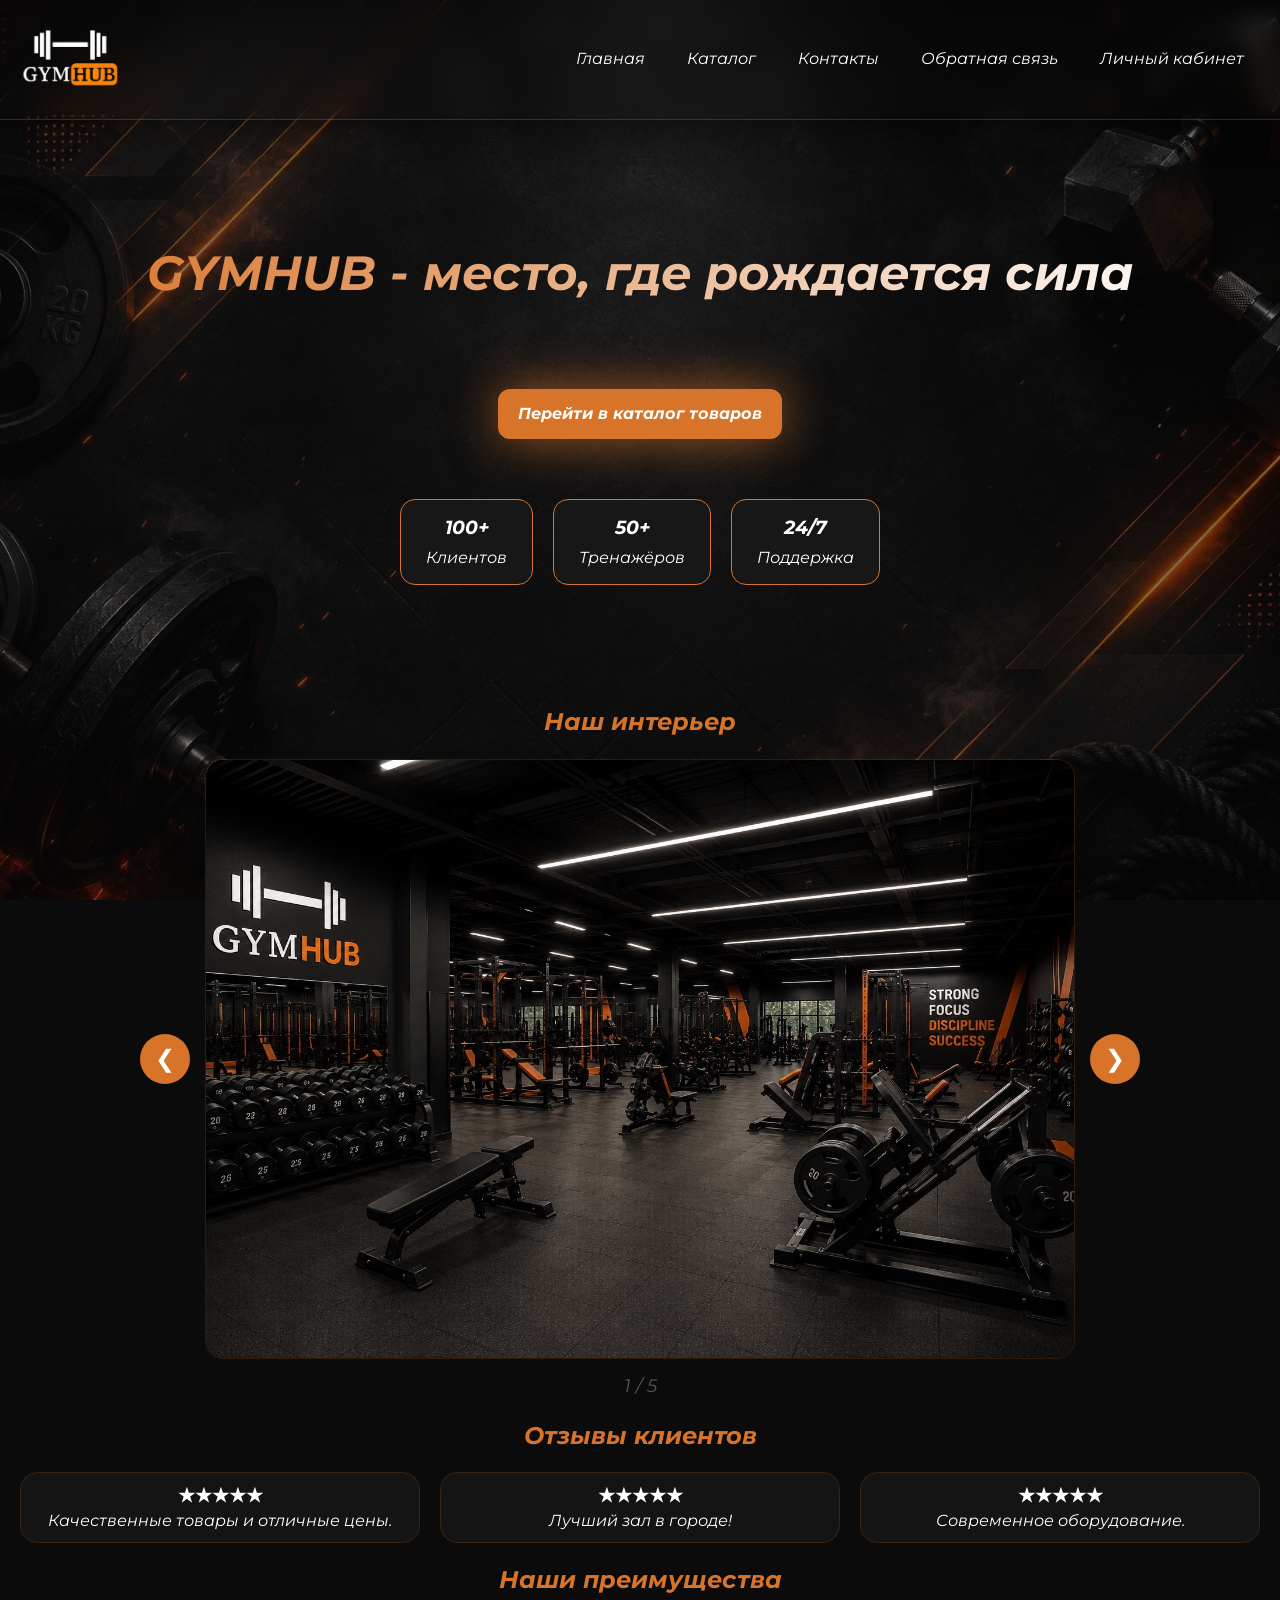
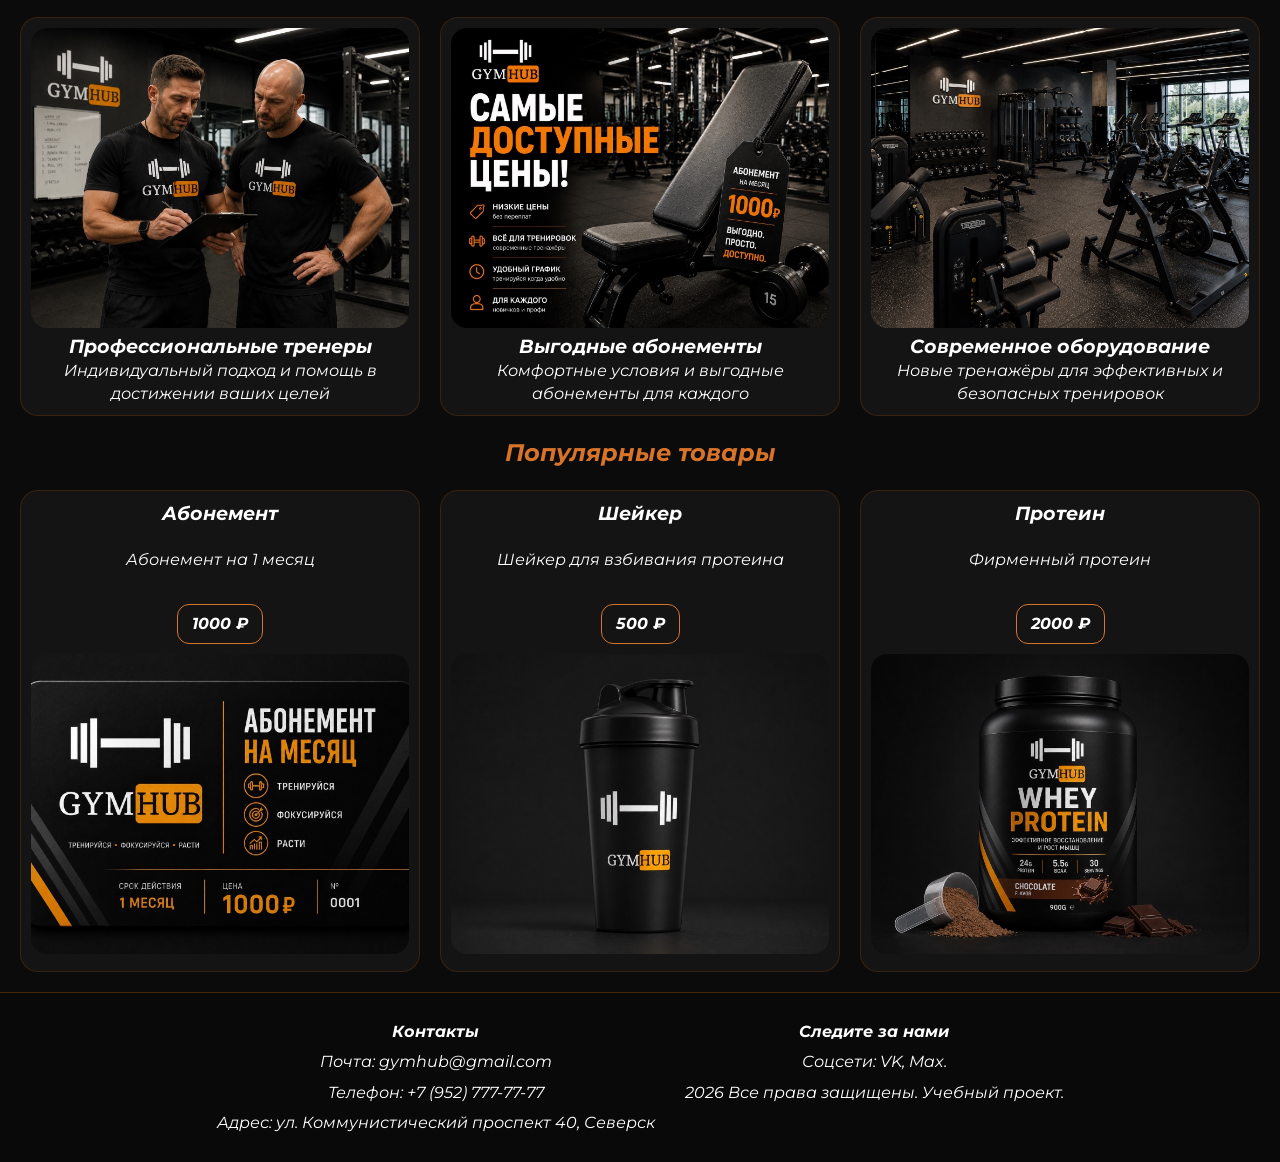
<file: index.html>
<!DOCTYPE html>
<html lang="ru">
<head>
    <meta charset="UTF-8">
    <meta name="viewport" content="width=device-width, initial-scale=1.0, viewport-fit=cover">
    <title>Главная страница</title>
    <link rel="stylesheet" href="style.css">
</head>
<body>
    <header>
        <div>
            <a href="index.html">
                <img class="logo" src="image/logo.png">
            </a>
            <button class="burger-btn" aria-label="menu">
                <span></span><span></span><span></span>
            </button>
            <nav>
                <ul>
                    <li><a href="index.html">Главная</a></li>
                    <li><a href="catalog.html">Каталог</a></li>
                    <li><a href="contacts.html">Контакты</a></li>
                    <li><a href="feedback.html">Обратная связь</a></li>
                    <li><a href="login.html">Личный кабинет</a></li>
                </ul>
            </nav>
        </div>
    </header>

    <main>
        <section>
            <div>
                <h1>GYMHUB - место, где рождается сила</h1>
                <br>
                <br>
                <br>
                <a href="catalog.html" class="catalog-btn">
                    <div class="button">Перейти в каталог товаров</div>
                </a>
            </div>
                
            <div class="hero-stats">
                <div>
                    <h3>100+</h3>
                    <p>Клиентов</p>
                </div>
                
                <div>
                    <h3>50+</h3>
                    <p>Тренажёров</p>
                </div>
                
                <div>
                    <h3>24/7</h3>
                    <p>Поддержка</p>
                </div>
            </div>
        </section>

        <div class="slider-container">
            <h2>Наш интерьер</h2>
            <div class="slider">
                <button class="slider-btn prev-btn" id="prevBtn">❮</button>
                <div class="slider-image-wrapper">
                    <img src="image/zal1.jpg" alt="Изображение 1" id="sliderImage">


                </div>
                <button class="slider-btn next-btn" id="nextBtn">❯</button>
            </div>
            <p class="image-counter" id="imageCounter">1 / 5</p>
        </div>
    
        <script src="slider.js"></script>
    

            <div>
                <h2>Отзывы клиентов</h2>
                <div class="why-grid">
                    <div class="review">
                        <h3>★★★★★</h3>
                        <p>Качественные товары и отличные цены.</p>
                    </div>
                    
                    <div class="review">
                        <h3>★★★★★</h3>
                        <p>Лучший зал в городе!</p>
                    </div>

                    <div class="review">
                        <h3>★★★★★</h3>
                        <p>Современное оборудование.</p>
                    </div>
                </div>
            </div>
        </section>

            <div>
                <h2>Наши преимущества</h2>
                <div class="why-grid">
                    <div>
                        <img class="premium" src="image/treneri.jpg" alt="">
                        <h3>Профессиональные тренеры</h3>
                        <p>Индивидуальный подход и помощь в достижении ваших целей</p>
                    </div>

                    <div>
                        <img class="premium" src="image/ceni.jpg" alt="">
                        <h3>Выгодные абонементы</h3>
                        <p>Комфортные условия и выгодные абонементы для каждого</p>
                    </div>

                    <div>
                        <img class="premium" src="image/zal.jpg" alt="">
                        <h3>Современное оборудование</h3>
                        <p>Новые тренажёры для эффективных и безопасных тренировок</p>
                    </div>
                </div>
            </div>

            <div>
                <h2>Популярные товары</h2>
                <div class="why-grid">
                    <div>
                        <h3>Абонемент</h3>
                        <br>
                        <p>Абонемент на 1 месяц</p>
                        <br>
                        <div class="price">1000 ₽</div>
                        <img class="popylar" src="image/abon.jpg">
                    </div>

                    <div>
                        <h3>Шейкер</h3>
                        <br>
                        <p>Шейкер для взбивания протеина</p>
                        <br>
                        <div class="price">500 ₽</div>
                        <img class="popylar" src="image/shaker.jpg">
                    </div>

                    <div>
                        <h3>Протеин</h3>
                        <br>
                        <p>Фирменный протеин</p>
                        <br>
                        <div class="price">2000 ₽</div>
                         <img class="popylar" src="image/protein.jpg" >
                    </div>
                </div>
            </div>
        </section>
    </main>
    
    <footer>
        <div>
            <div>
                <h4>Контакты</h4>
                <p>Почта: gymhub@gmail.com</p>
                <p>Телефон: +7 (952) 777-77-77</p>
                <p>Адрес: ул. Коммунистический проспект 40, Северск</p>
            </div>
            <div>
                <h4>Следите за нами</h4>
                <p>Соцсети: VK, Max.</p>
                <p>2026 Все права защищены. Учебный проект.</p>
            </div>
        </div>
    </footer>
    <script src="slider.js"></script>
<script>
    document.addEventListener('DOMContentLoaded',function(){
        const btn=document.querySelector('.burger-btn');
        const nav=document.querySelector('nav');
        if(btn && nav){
            btn.addEventListener('click',function(){
                nav.classList.toggle('active');
                btn.classList.toggle('active');
   });
 }
});
</script>
</html>
</file>
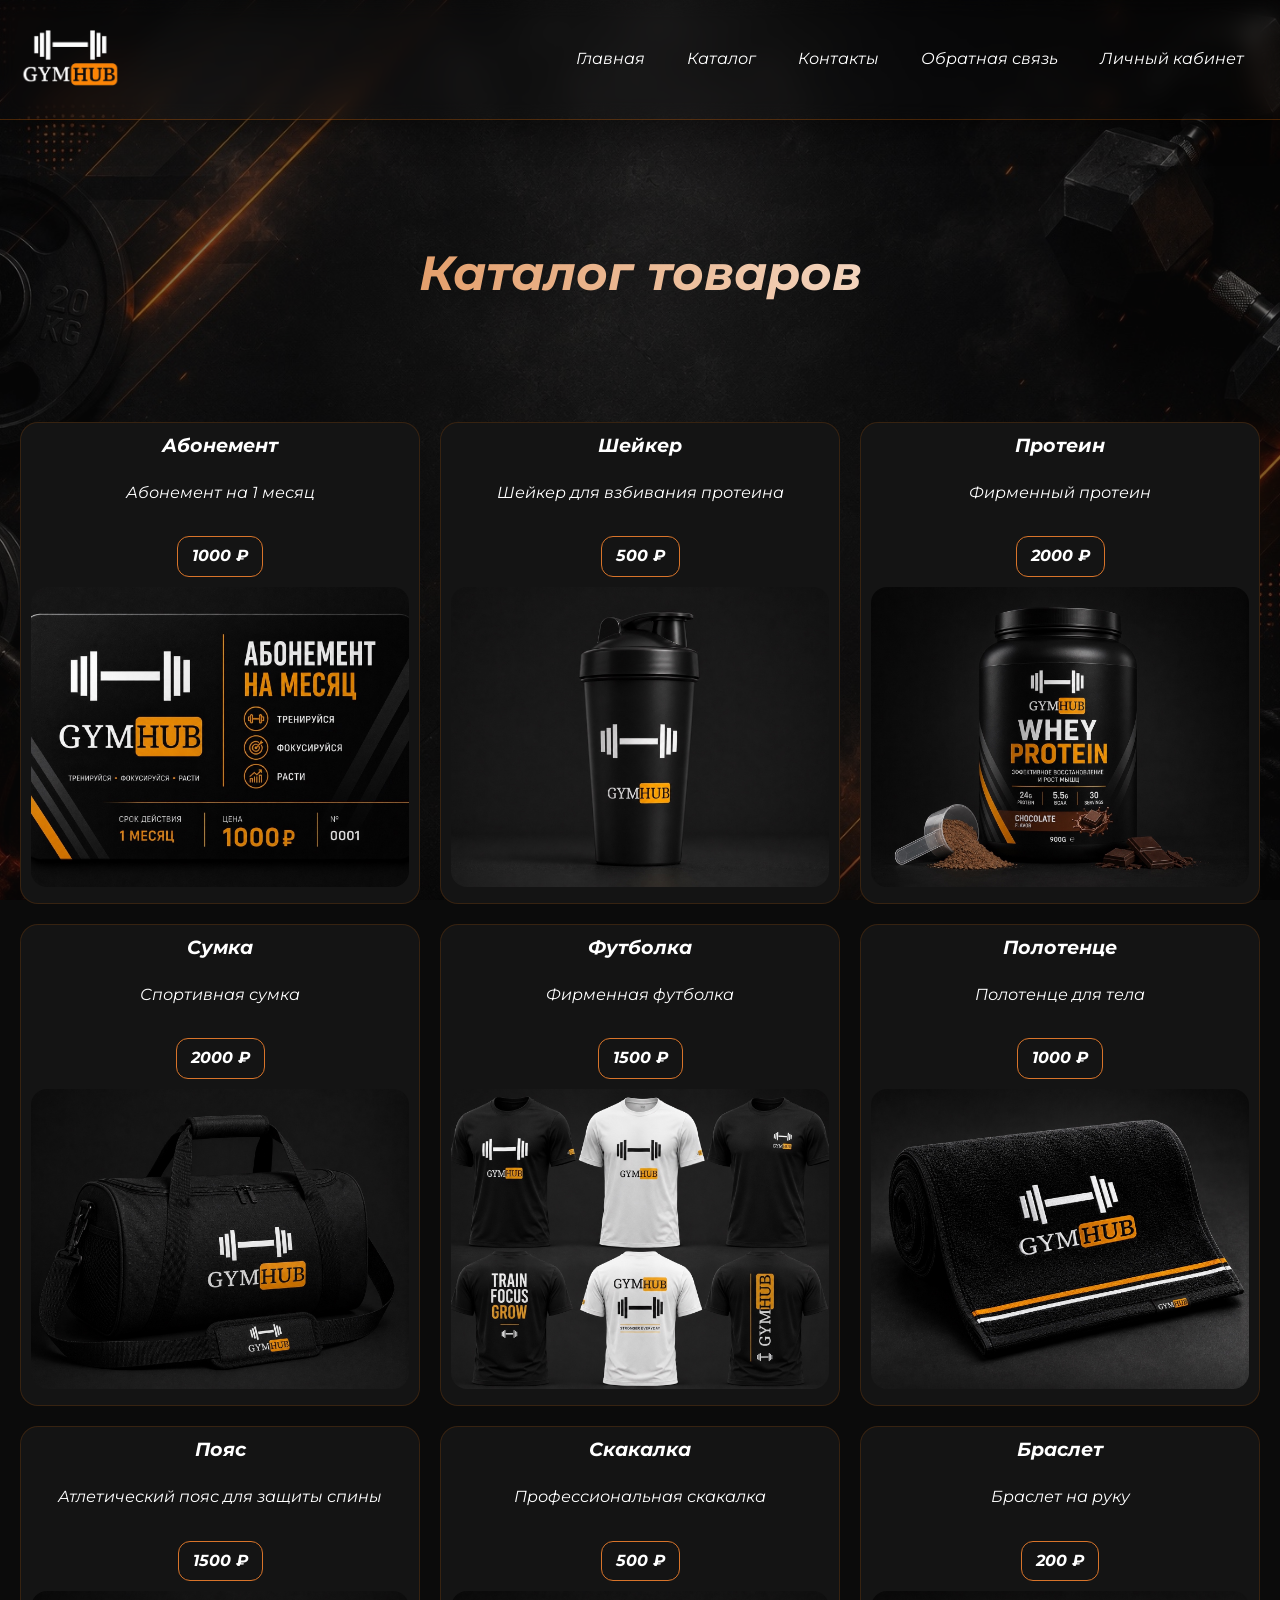
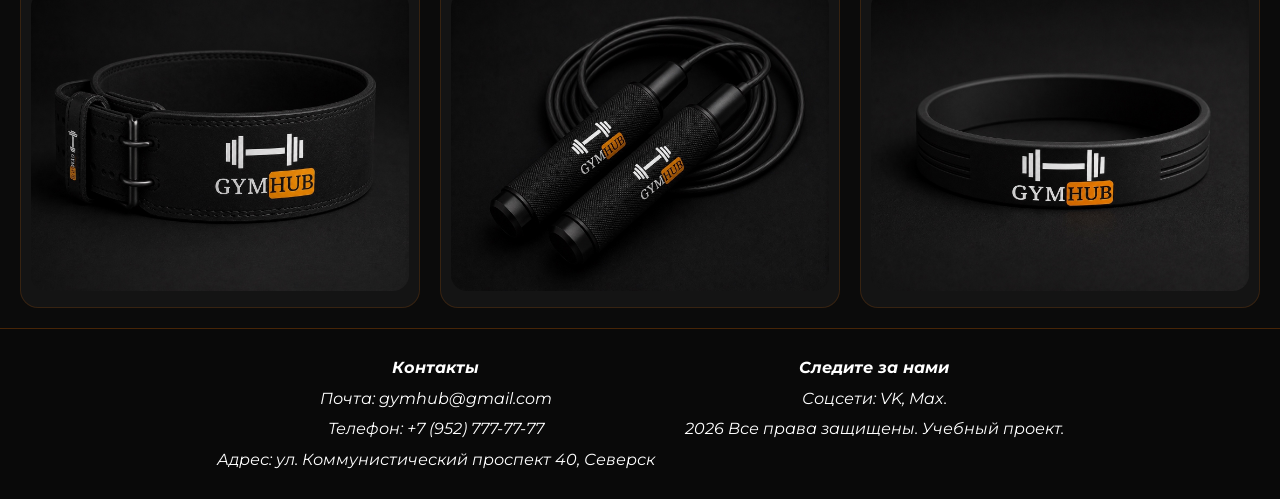
<file: catalog.html>
<!DOCTYPE html>
<html lang="ru">
<head>
    <meta charset="UTF-8">
    <meta name="viewport" content="width=device-width, initial-scale=1.0, viewport-fit=cover">
    <title>Каталог</title>
    <link rel="stylesheet" href="style.css">
</head>
<body>
    <header>
        <div>
            <a href="index.html">
                <img class="logo" src="image/logo.png">
            </a>
            <button class="burger-btn" aria-label="menu">
<span></span><span></span><span></span>
</button>
<nav>
                <ul>
                    <li><a href="index.html">Главная</a></li>
                    <li><a href="catalog.html">Каталог</a></li>
                    <li><a href="contacts.html">Контакты</a></li>
                    <li><a href="feedback.html">Обратная связь</a></li>
                    <li><a href="login.html">Личный кабинет</a></li>
                </ul>
            </nav>
        </div>
    </header>

    <main>
        <section>
            <div>
                <h1>Каталог товаров</h1>
            </div>
        </section>

            <div>
                <div class="why-grid">
                    <div>
                        <h3>Абонемент</h3>
                        <br>
                        <p>Абонемент на 1 месяц</p>
                        <br>
                        <div class="price">1000 ₽</div>
                        <img class="catal_foto" src="image/abon.jpg">
                    </div>

                    <div>
                        <h3>Шейкер</h3>
                        <br>
                        <p>Шейкер для взбивания протеина</p>
                        <br>
                        <div class="price">500 ₽</div>
                        <img class="catal_foto" src="image/shaker.jpg">   
                    </div>

                    <div>
                        <h3>Протеин</h3>
                        <br>
                        <p>Фирменный протеин</p>
                        <br>
                        <div class="price">2000 ₽</div>
                        <img class="catal_foto" src="image/protein.jpg">
                    </div>


                    <div>
                        <h3>Сумка</h3>
                        <br>
                        <p>Спортивная сумка</p>
                        <br>
                        <div class="price">2000 ₽</div>
                        <img class="catal_foto" src="image/sumka.jpg">
                    </div>
                    
                    <div>
                        
                        <h3>Футболка</h3>
                        <br>
                        <p>Фирменная футболка</p>
                        <br>
                        <div class="price">1500 ₽</div>
                        <img class="catal_foto" src="image/t-shirt.jpg">
                    </div>
                    
                    
                    
                    <div>
                        <h3>Полотенце</h3>
                        <br>
                        <p>Полотенце для тела</p>
                        <br>
                        <div class="price">1000 ₽</div>
                        <img class="catal_foto" src="image/polotence.jpg">
                    </div>

                    <div>
                        <h3>Пояс</h3>
                        <br>
                        <p>Атлетический пояс для защиты спины</p>
                        <br>
                        <div class="price">1500 ₽</div>
                        <img class="catal_foto" src="image/poyas.jpg">
                    </div>

                    <div>
                        <h3>Скакалка</h3>
                        <br>
                        <p>Профессиональная скакалка</p>
                        <br>
                        <div class="price">500 ₽</div>
                        <img class="catal_foto" src="image/skakalka.jpg">
                    </div>

                    <div>
                        <h3>Браслет</h3>
                        <br>
                        <p>Браслет на руку</p>
                        <br>
                        <div class="price">200 ₽</div>
                        <img class="catal_foto" src="image/braclet.jpg">
                    </div>
                </div>
            </div>
        </section>
    </main>

    <footer>
        <div>
            <div>
                <h4>Контакты</h4>
                <p>Почта: gymhub@gmail.com</p>
                <p>Телефон: +7 (952) 777-77-77</p>
                <p>Адрес: ул. Коммунистический проспект 40, Северск</p>
            </div>
            <div>
                <h4>Следите за нами</h4>
                <p>Соцсети: VK, Max.</p>
                <p>2026 Все права защищены. Учебный проект.</p>
            </div>
        </div>
    </footer>
<script>
    document.addEventListener('DOMContentLoaded',function(){
        const btn=document.querySelector('.burger-btn');
        const nav=document.querySelector('nav');
        if(btn && nav){
            btn.addEventListener('click',function(){
                nav.classList.toggle('active');
                btn.classList.toggle('active');
   });
 }
});
</script>
</html>
</file>
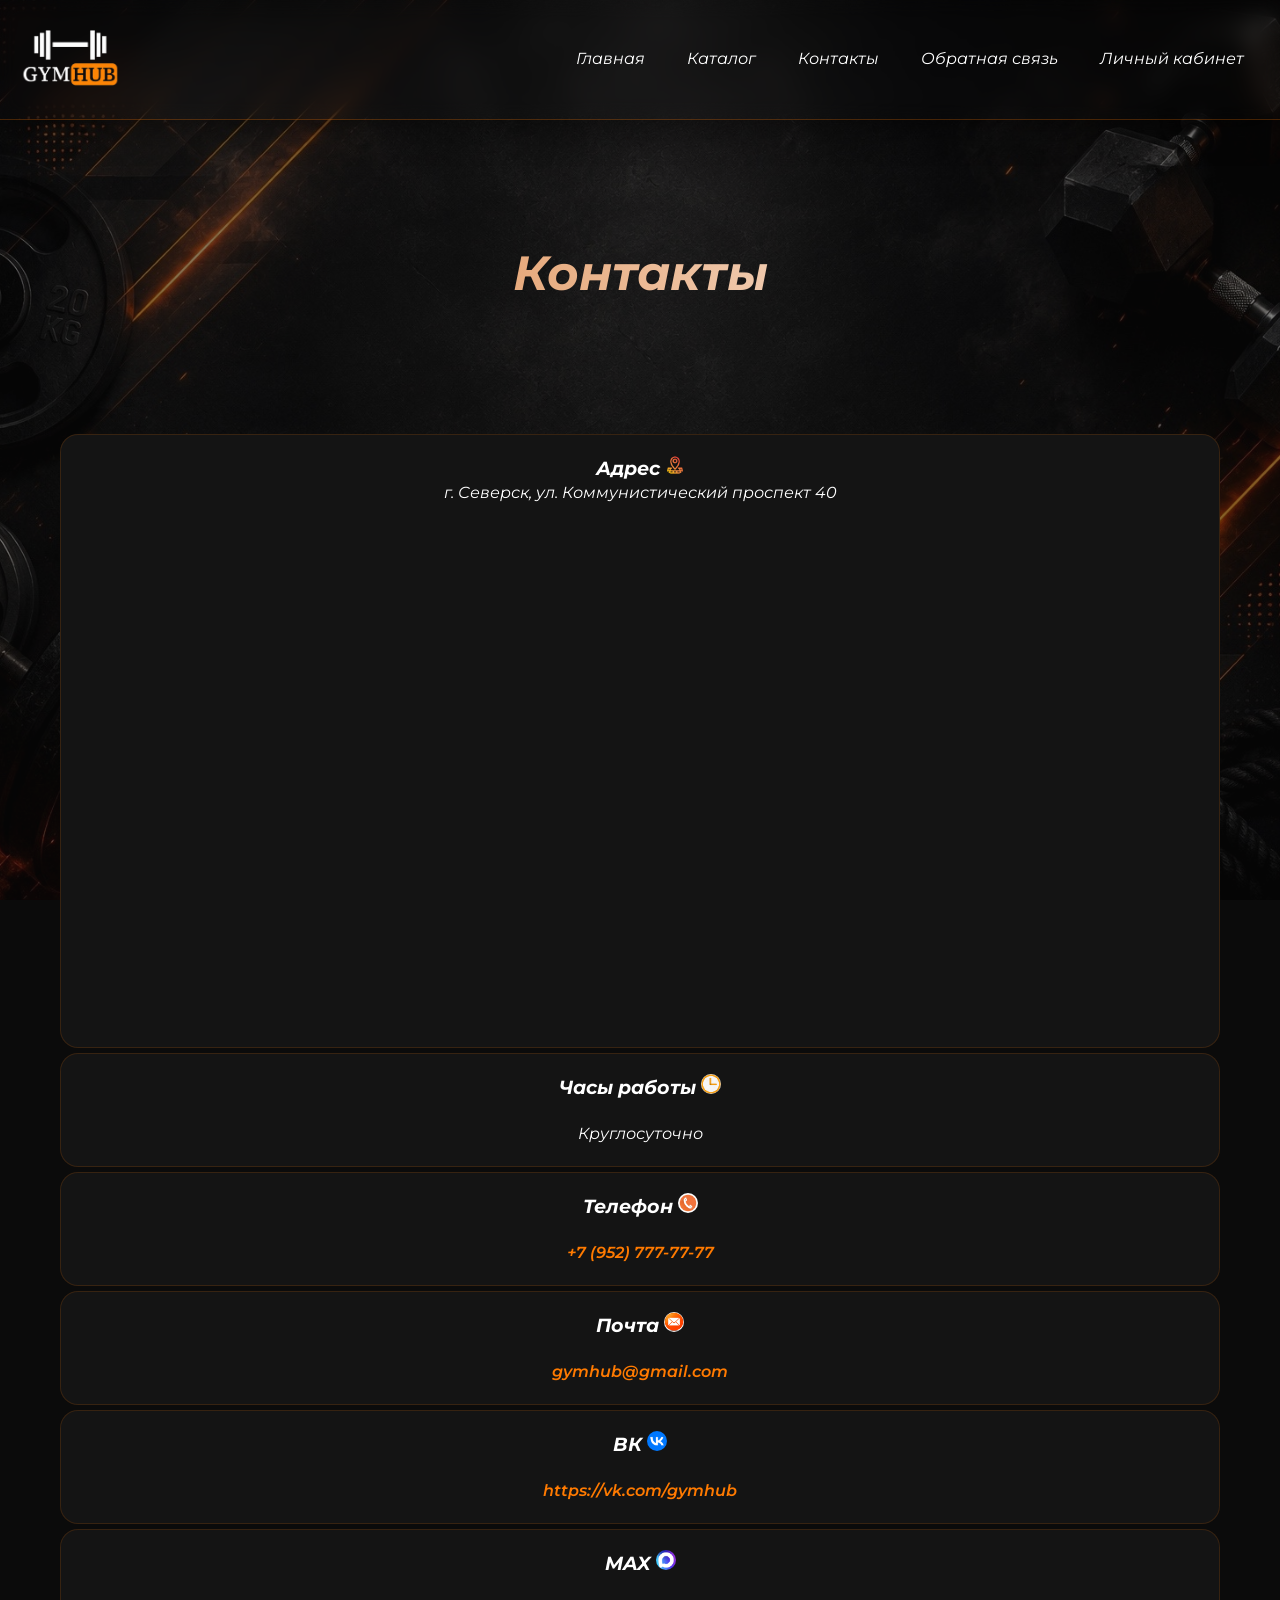
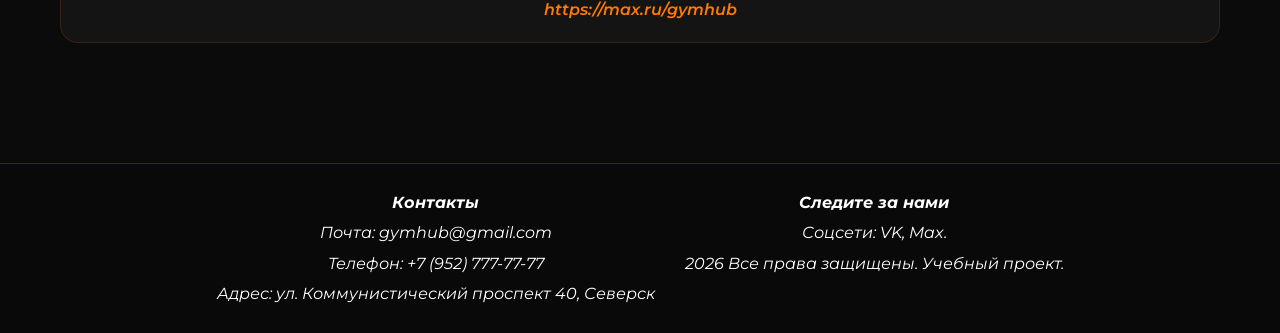
<file: contacts.html>
<!DOCTYPE html>
<html lang="ru">
<head>
    <meta charset="UTF-8">
    <meta name="viewport" content="width=device-width, initial-scale=1.0, viewport-fit=cover">
    <title>Контакты</title>
    <link rel="stylesheet" href="style.css">
</head>
<body>
    <header>
        <div>
            <a href="index.html">
                <img class="logo" src="image/logo.png">
            </a>
            <button class="burger-btn" aria-label="menu">
<span></span><span></span><span></span>
</button>
<nav>
                <ul>
                    <li><a href="index.html">Главная</a></li>
                    <li><a href="catalog.html">Каталог</a></li>
                    <li><a href="contacts.html">Контакты</a></li>
                    <li><a href="feedback.html">Обратная связь</a></li>
                    <li><a href="login.html">Личный кабинет</a></li>
                </ul>
            </nav>
        </div>
    </header>

    <main>
        <section>
            <div>
                <h1>Контакты</h1>
                <br>
                <br>
                <br>
                <br>
                <br>
                <div class="contacts-info">
                    <div>
                        <h3>Адрес <img class="foto_contact" src="image/adres.png" ></h3>
                        <p>г. Северск, ул. Коммунистический проспект 40</p>
                        <br>
                        <iframe id="map_350388763" frameborder="0" src="https://makemap.2gis.ru/widget?data=[base64]" sandbox="allow-modals allow-forms allow-scripts allow-same-origin allow-popups allow-top-navigation-by-user-activation"></iframe>
                    </div>

                    <div>
                        <h3>Часы работы <img class="foto_contact" src="image/clock.png"></h3>
                        <br>
                        <p>Круглосуточно<p>
                            
                    </div>

                    <div>
                        <h3>Телефон <img class="foto_contact" src="image/telefon.jpg"></h3>
                        <br>
                        <p><a href="tel:+79527777777">+7 (952) 777-77-77 </a></p>
                    </div>

                    <div>
                        <h3>Почта <img class="foto_contact" src="image/pochta.jpg"></h3>
                        <br>
                        <p><a href="gymhub@gmail.com">gymhub@gmail.com</a></p>
                    </div>

                    <div>
                        <h3>ВК <img class="foto_contact" src="image/vk.png" ></h3>
                        <br>
                        <p><a href="https://vk.com/gymhub">https://vk.com/gymhub</a></p>
                    </div>
                    
                    <div>
                        <h3>MAX <img class="foto_contact" src="image/max.png" ></h3>
                        <br>
                        <p><a href="https://max.ru/gymhub">https://max.ru/gymhub</a></p>
                    </div>
                    </div>
                </div>
            </div>
        </section>
    </main>
    
    <footer>
        <div>
            <div>
                <h4>Контакты</h4>
                <p>Почта: gymhub@gmail.com</p>
                <p>Телефон: +7 (952) 777-77-77</p>
                <p>Адрес: ул. Коммунистический проспект 40, Северск</p>
            </div>
            <div>
                <h4>Следите за нами</h4>
                <p>Соцсети: VK, Max.</p>
                <p>2026 Все права защищены. Учебный проект.</p>
            </div>
        </div>
    </footer>
<script>
    document.addEventListener('DOMContentLoaded',function(){
        const btn=document.querySelector('.burger-btn');
        const nav=document.querySelector('nav');
        if(btn && nav){
            btn.addEventListener('click',function(){
                nav.classList.toggle('active');
                btn.classList.toggle('active');
   });
 }
});
</script>
</html>
</file>
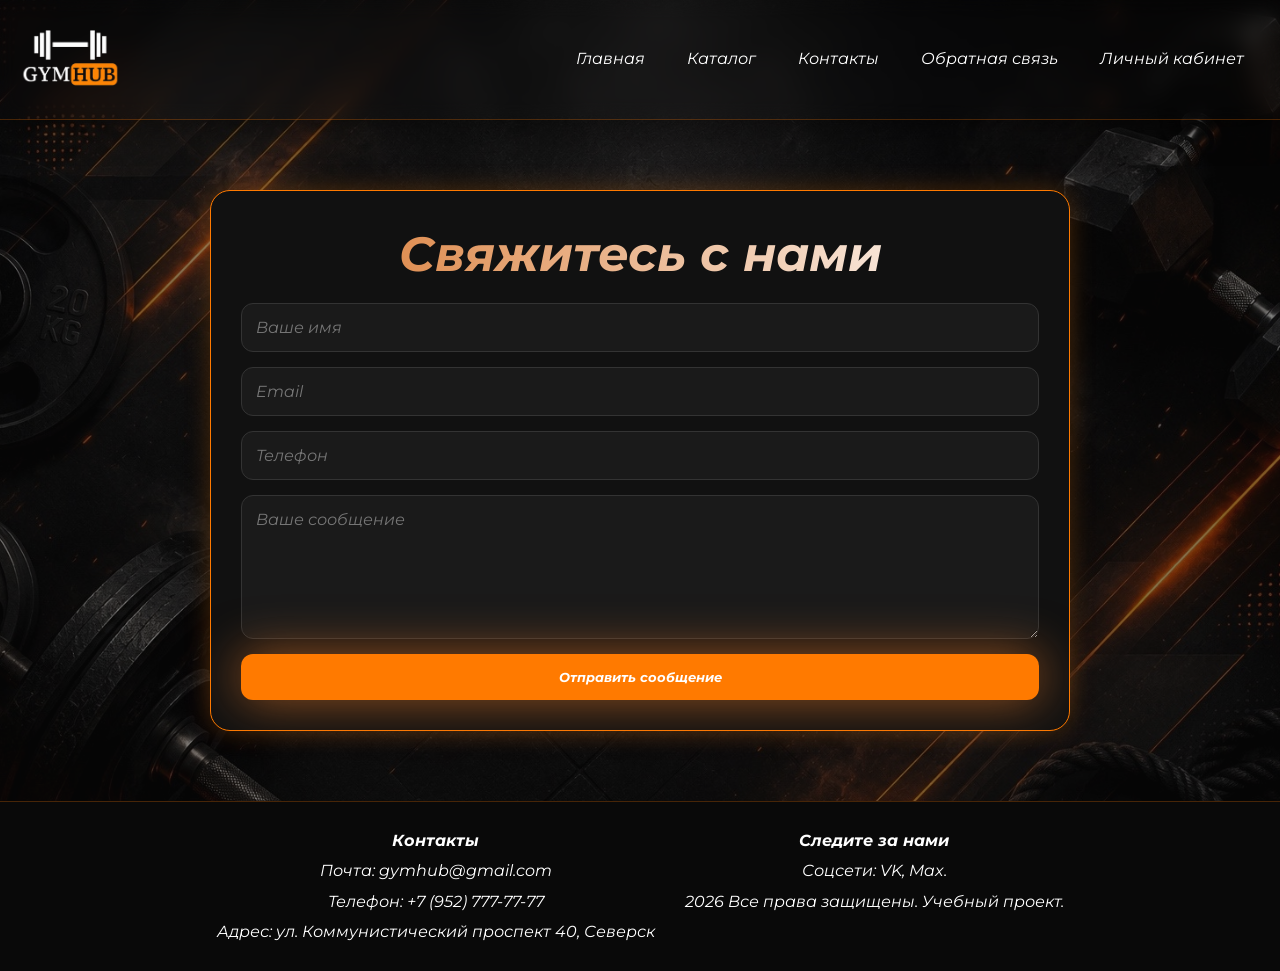
<file: feedback.html>
<!DOCTYPE html>
<html lang="ru">
<head>
    <meta charset="UTF-8">
    <meta name="viewport" content="width=device-width, initial-scale=1.0, viewport-fit=cover">
    <title>Обратная связь</title>
    <link rel="stylesheet" href="style.css">
</head>
<body>
    <header>
        <div>
            <a href="index.html">
                <img class="logo" src="image/logo.png">
            </a>
            <button class="burger-btn" aria-label="menu">
<span></span><span></span><span></span>
</button>
<nav>
                <ul>
                    <li><a href="index.html">Главная</a></li>
                    <li><a href="catalog.html">Каталог</a></li>
                    <li><a href="contacts.html">Контакты</a></li>
                    <li><a href="feedback.html">Обратная связь</a></li>
                    <li><a href="login.html">Личный кабинет</a></li>
                </ul>
            </nav>
        </div>
    </header>

        <main class="feedback-page">
            <div class="feedback-card">
                <h1>Свяжитесь с нами</h1>
                <form class="feedback-form">
                    <input type="text" placeholder="Ваше имя" required>
                    <input type="email" placeholder="Email" required>
                    <input type="tel" placeholder="Телефон">
                    <textarea rows="6" placeholder="Ваше сообщение"></textarea>
                    <button class="button1" type="submit">Отправить сообщение</button>
                </form>
            </div>
        </main>


    <footer>
        <div>
            <div>
                <h4>Контакты</h4>
                <p>Почта: gymhub@gmail.com</p>
                <p>Телефон: +7 (952) 777-77-77</p>
                <p>Адрес: ул. Коммунистический проспект 40, Северск</p>
            </div>
            <div>
                <h4>Следите за нами</h4>
                <p>Соцсети: VK, Max.</p>
                <p>2026 Все права защищены. Учебный проект.</p>
            </div>
        </div>
    </footer>
<script>
    document.addEventListener('DOMContentLoaded',function(){
        const btn=document.querySelector('.burger-btn');
        const nav=document.querySelector('nav');
        if(btn && nav){
            btn.addEventListener('click',function(){
                nav.classList.toggle('active');
                btn.classList.toggle('active');
   });
 }
});
</script>
</html>
</file>
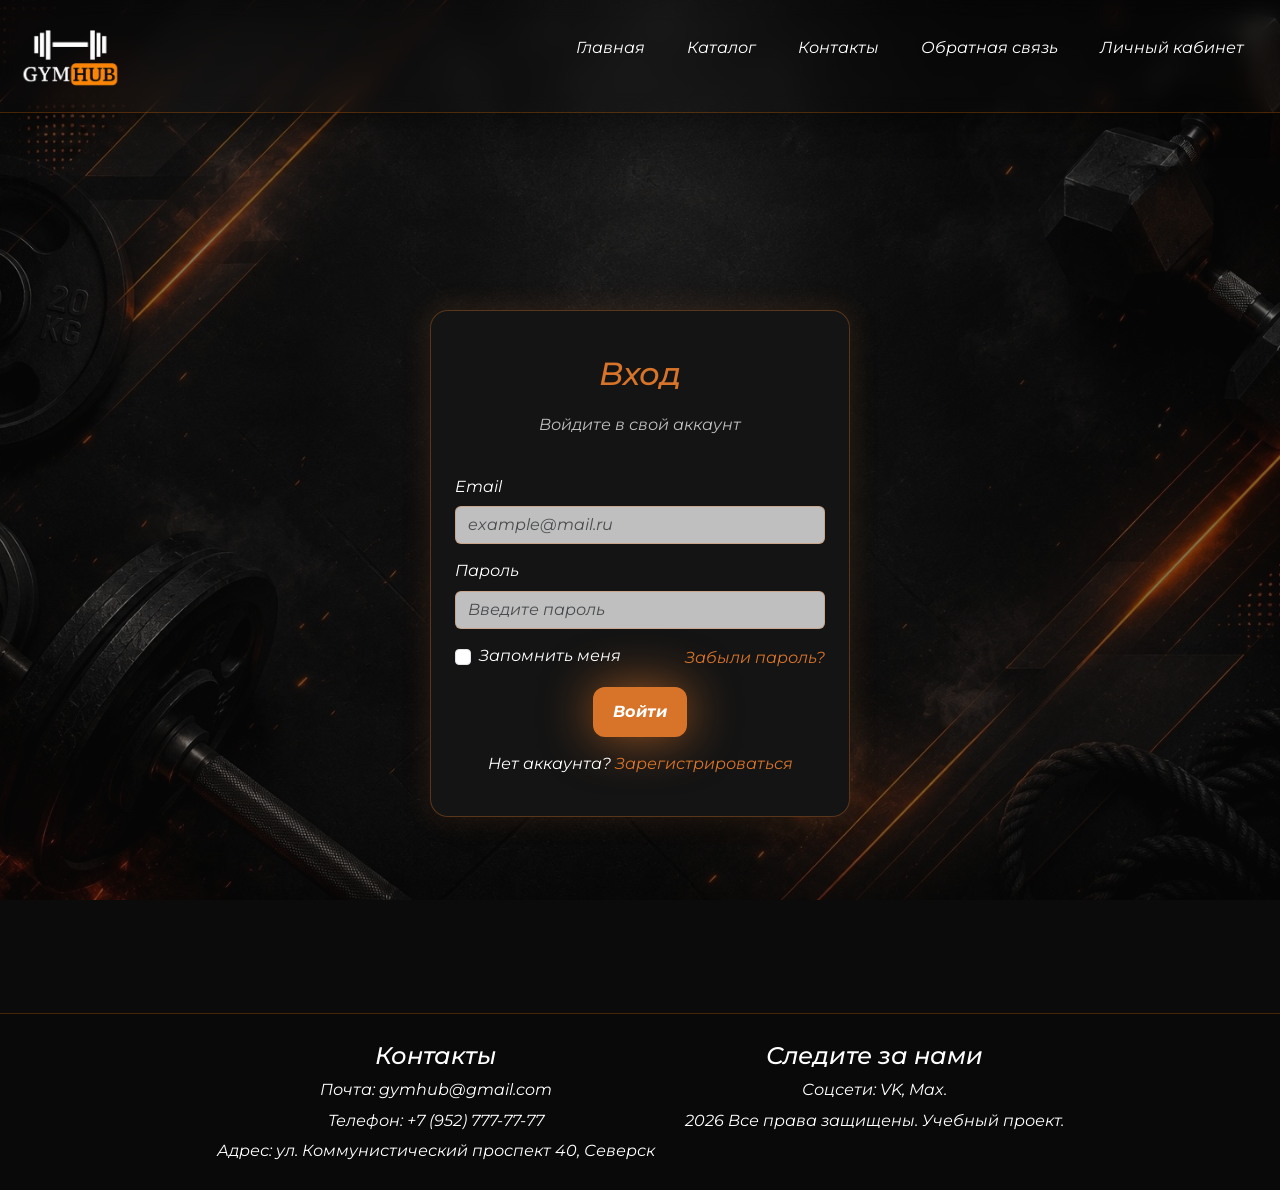
<file: login.html>
<!DOCTYPE html>
<html lang="ru">
<head>
    <meta charset="UTF-8">
    <meta name="viewport" content="width=device-width, initial-scale=1.0, viewport-fit=cover">
    <title>Вход</title>
    <link href="https://cdn.jsdelivr.net/npm/bootstrap@5.3.3/dist/css/bootstrap.min.css" rel="stylesheet">
    <link rel="stylesheet" href="style.css">
    <!-- <link rel="stylesheet" href="bootstrap.css">*/ -->
</head>
<body>
    <header>
        <div>
            <a href="index.html">
                <img class="logo" src="image/logo.png">
            </a>
            <button class="burger-btn" aria-label="menu">
                <span></span><span></span><span></span>
            </button>
            <nav>
                <ul>
                    <li><a href="index.html">Главная</a></li>
                    <li><a href="catalog.html">Каталог</a></li>
                    <li><a href="contacts.html">Контакты</a></li>
                    <li><a href="feedback.html">Обратная связь</a></li>
                    <li><a href="login.html">Личный кабинет</a></li>
                </ul>
            </nav>
        </div>
    </header>

    <div class="container d-flex justify-content-center align-items-center min-vh-100">
        <div class="card shadow-sm p-4" style="max-width: 420px; width: 100%;">
            <div class="text-center mb-4">
                <h2>Вход</h2>
                <p class="text-muted">Войдите в свой аккаунт</p>
            </div>

            <form>
                <!-- Поле "Email" -->
                <div class="mb-3">
                    <label for="email" class="form-label">Email</label>
                    <input type="email" class="form-control" id="email" placeholder="example@mail.ru" required>
                </div>

                <!-- Поле "Пароль" -->
                <div class="mb-3">
                    <label for="password" class="form-label">Пароль</label>
                    <input type="password" class="form-control" id="password" placeholder="Введите пароль" required>
                </div>

                <!-- Чекбокс "Запомнить меня" и ссылка "Забыли пароль?" -->
                <div class="d-flex justify-content-between align-items-center mb-3">
                    <div class="form-check">
                        <input type="checkbox" class="form-check-input" id="remember">
                        <label class="form-check-label" for="remember">Запомнить меня</label>
                    </div>
                    <a href="#" class="text-decoration-none">Забыли пароль?</a>
                </div>

                <!-- Кнопка входа -->
                <a href="profile.html" class="catalog-btn">
                    <div class="button">Войти</div> 
                </a>

            <div class="text-center mt-3">
                <p>Нет аккаунта? <a href="signup.html">Зарегистрироваться</a></p>
            </div>
        </div>
    </div>
</body>


<footer>
        <div>
            <div>
                <h4>Контакты</h4>
                <p>Почта: gymhub@gmail.com</p>
                <p>Телефон: +7 (952) 777-77-77</p>
                <p>Адрес: ул. Коммунистический проспект 40, Северск</p>
            </div>
            <div>
                <h4>Следите за нами</h4>
                <p>Соцсети: VK, Max.</p>
                <p>2026 Все права защищены. Учебный проект.</p>
            </div>
        </div>
    </footer>
<script>
    document.addEventListener('DOMContentLoaded',function(){
        const btn=document.querySelector('.burger-btn');
        const nav=document.querySelector('nav');
        if(btn && nav){
            btn.addEventListener('click',function(){
                nav.classList.toggle('active');
                btn.classList.toggle('active');
   });
 }
});
</script>
</html>
</file>
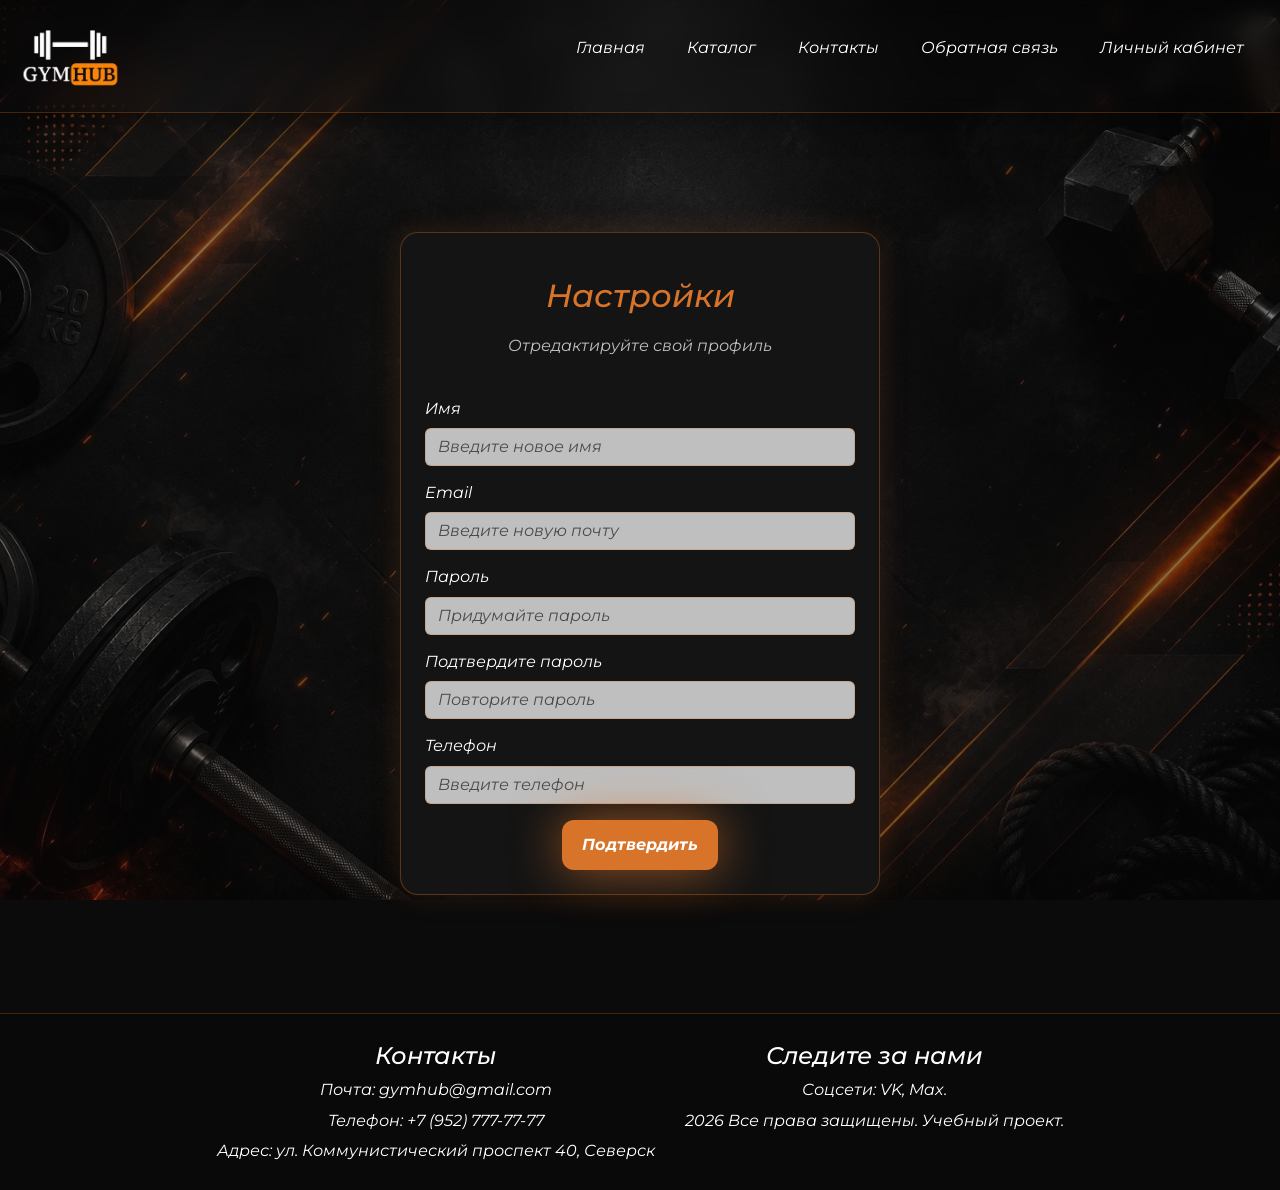
<file: nastroyki.html>
<!DOCTYPE html>
<html lang="ru">
<head>
    <meta charset="UTF-8">
    <meta name="viewport" content="width=device-width, initial-scale=1.0">
    <title>Вход</title>
    <link href="https://cdn.jsdelivr.net/npm/bootstrap@5.3.3/dist/css/bootstrap.min.css" rel="stylesheet">
    <link rel="stylesheet" href="style.css">
</head>
<body>
    
    <header>
        <div>
            <a href="index.html">
                <img class="logo" src="image/logo.png">
            </a>
            <button class="burger-btn" aria-label="menu">
<span></span><span></span><span></span>
</button>
<nav>
                <ul>
                    <li><a href="index.html">Главная</a></li>
                    <li><a href="catalog.html">Каталог</a></li>
                    <li><a href="contacts.html">Контакты</a></li>
                    <li><a href="feedback.html">Обратная связь</a></li>
                    <li><a href="login.html">Личный кабинет</a></li>
                </ul>
            </nav>
        </div>
    </header>

    <div class="container d-flex justify-content-center align-items-center min-vh-100">
        <div class="card shadow-sm p-4" style="max-width: 480px; width: 100%;">
            <div class="text-center mb-4">
                <h2>Настройки</h2>
                <p class="text-muted">Отредактируйте свой профиль</p>
            </div>
    
            <form>
                <!-- Поле "Имя" -->
                <div class="mb-3">
                    <label for="name" class="form-label">Имя</label>
                    <input type="text" class="form-control" id="name" placeholder="Введите новое имя" required>
                </div>
    
                <!-- Поле "Email" -->
                <div class="mb-3">
                    <label for="email" class="form-label">Email</label>
                    <input type="email" class="form-control" id="email" placeholder="Введите новую почту" required>
                </div>
    
                <!-- Поле "Пароль" -->
                <div class="mb-3">
                    <label for="password" class="form-label">Пароль</label>
                    <input type="password" class="form-control" id="password" placeholder="Придумайте пароль" required>
                </div>
    
                <!-- Поле "Подтверждение пароля" -->
                <div class="mb-3">
                    <label for="password_confirm" class="form-label">Подтвердите пароль</label>
                    <input type="password" class="form-control" id="password_confirm" placeholder="Повторите пароль" required>
                </div>

                <!-- Поле "Телефон" -->
                <div class="mb-3">
                    <label for="password_confirm" class="form-label">Телефон</label>
                    <input type="tel" class="form-control" id="password_confirm" placeholder="Введите телефон" required>
                </div>
    
                <!-- Кнопка отправки -->
                <a href="profile.html" class="catalog-btn">
                    <div class="button">Подтвердить</div> 
                </a>
                </form>
        </div>
    </div> 

    <script src="https://cdn.jsdelivr.net/npm/bootstrap@5.3.3/dist/js/bootstrap.bundle.min.js"></script>

<footer>
        <div>
            <div>
                <h4>Контакты</h4>
                <p>Почта: gymhub@gmail.com</p>
                <p>Телефон: +7 (952) 777-77-77</p>
                <p>Адрес: ул. Коммунистический проспект 40, Северск</p>
            </div>
            <div>
                <h4>Следите за нами</h4>
                <p>Соцсети: VK, Max.</p>
                <p>2026 Все права защищены. Учебный проект.</p>
            </div>
        </div>
    </footer>
<script>
    document.addEventListener('DOMContentLoaded',function(){
        const btn=document.querySelector('.burger-btn');
        const nav=document.querySelector('nav');
        if(btn && nav){
            btn.addEventListener('click',function(){
                nav.classList.toggle('active');
                btn.classList.toggle('active');
   });
 }
});
</script>
</html>
</file>
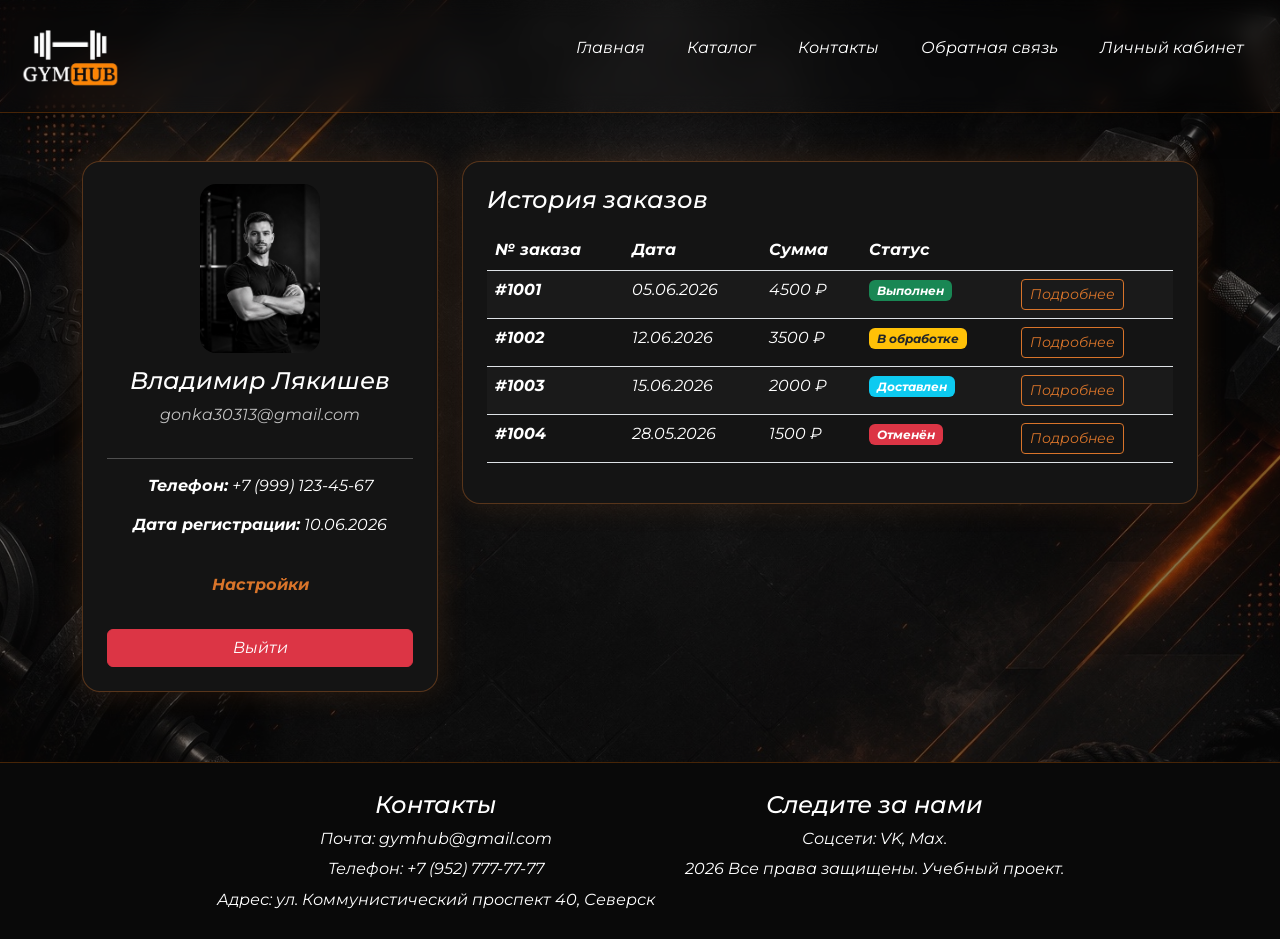
<file: profile.html>
<!DOCTYPE html>
<html lang="ru">
<head>
    <meta charset="UTF-8">
    <meta name="viewport" content="width=device-width, initial-scale=1.0, viewport-fit=cover">
    <title>Личный кабинет</title>
    <link href="https://cdn.jsdelivr.net/npm/bootstrap@5.3.3/dist/css/bootstrap.min.css" rel="stylesheet">
    <link rel="stylesheet" href="style.css">
    <!-- <link rel="stylesheet" href="bootstrap.css"> -->
</head>
<body>
    <header>
        <div>
            <a href="index.html">
                <img class="logo" src="image/logo.png">
            </a>
            <button class="burger-btn" aria-label="menu">
<span></span><span></span><span></span>
</button>
<nav>
                <ul>
                    <li><a href="index.html">Главная</a></li>
                    <li><a href="catalog.html">Каталог</a></li>
                    <li><a href="contacts.html">Контакты</a></li>
                    <li><a href="feedback.html">Обратная связь</a></li>
                    <li><a href="login.html">Личный кабинет</a></li>
                </ul>
            </nav>
        </div>
    </header>

    <div class="container py-5">
        <div class="row">
            <!-- Левая колонка: данные пользователя -->
            <div class="col-md-4">
                <div class="card shadow-sm p-4 text-center">
                    <div class="mb-3">
                        <br>
                        <!-- Аватар-заглушка -->
                        <div class="bg-secondary rounded-circle mx-auto d-flex align-items-center justify-content-center" 
                             style="width: 120px; height: 120px; font-size: 48px; color: white;">
                        <img src="image/chel.jpg"   alt="">
                        </div>
                    </div>
                    <br>
                    <h4>Владимир Лякишев</h4>
                    <p class="text-muted">gonka30313@gmail.com</p>
                    <hr>
                    <div class="text-start">
                        <p><strong>Телефон:</strong> +7 (999) 123-45-67</p>
                        <p><strong>Дата регистрации:</strong> 10.06.2026</p>
                        <br>
                        <p><strong><a href="nastroyki.html">Настройки</a></strong></p>
                    </div>
                    <a href="login.html" class="btn btn-danger w-100 mt-3">Выйти</a>
                </div>
            </div>

            <!-- Правая колонка: история заказов -->
            <div class="col-md-8">
                <div class="card shadow-sm p-4">
                    <h4 class="mb-3">История заказов</h4>

                    <div class="table-responsive">
                        <table class="table table-striped table-hover">
                            <thead>
                                <tr>
                                    <th>№ заказа</th>
                                    <th>Дата</th>
                                    <th>Сумма</th>
                                    <th>Статус</th>
                                    <th></th>
                                </tr>
                            </thead>
                            <tbody>
                                <tr>
                                    <td><strong>#1001</strong></td>
                                    <td>05.06.2026</td>
                                    <td>4500 ₽</td>
                                    <td><span class="badge bg-success">Выполнен</span></td>
                                    <td><button class="btn btn-sm btn-outline-primary">Подробнее</button></td>
                                </tr>
                                <tr>
                                    <td><strong>#1002</strong></td>
                                    <td>12.06.2026</td>
                                    <td>3500 ₽</td>
                                    <td><span class="badge bg-warning text-dark">В обработке</span></td>
                                    <td><button class="btn btn-sm btn-outline-primary">Подробнее</button></td>
                                </tr>
                                <tr>
                                    <td><strong>#1003</strong></td>
                                    <td>15.06.2026</td>
                                    <td>2000 ₽</td>
                                    <td><span class="badge bg-info">Доставлен</span></td>
                                    <td><button class="btn btn-sm btn-outline-primary">Подробнее</button></td>
                                </tr>
                                <tr>
                                    <td><strong>#1004</strong></td>
                                    <td>28.05.2026</td>
                                    <td>1500 ₽</td>
                                    <td><span class="badge bg-danger">Отменён</span></td>
                                    <td><button class="btn btn-sm btn-outline-primary">Подробнее</button></td>
                                </tr>
                            </tbody>
                        </table>
                    </div>
                </div>
            </div>
        </div>
    </div>
<br>
    <script src="https://cdn.jsdelivr.net/npm/bootstrap@5.3.3/dist/js/bootstrap.bundle.min.js"></script>

<footer>
        <div>
            <div>
                <h4>Контакты</h4>
                <p>Почта: gymhub@gmail.com</p>
                <p>Телефон: +7 (952) 777-77-77</p>
                <p>Адрес: ул. Коммунистический проспект 40, Северск</p>
            </div>
            <div>
                <h4>Следите за нами</h4>
                <p>Соцсети: VK, Max.</p>
                <p>2026 Все права защищены. Учебный проект.</p>
            </div>
        </div>
</footer>
<script>
    document.addEventListener('DOMContentLoaded',function(){
        const btn=document.querySelector('.burger-btn');
        const nav=document.querySelector('nav');
        if(btn && nav){
            btn.addEventListener('click',function(){
                nav.classList.toggle('active');
                btn.classList.toggle('active');
   });
 }
});
</script>
</html>
</file>
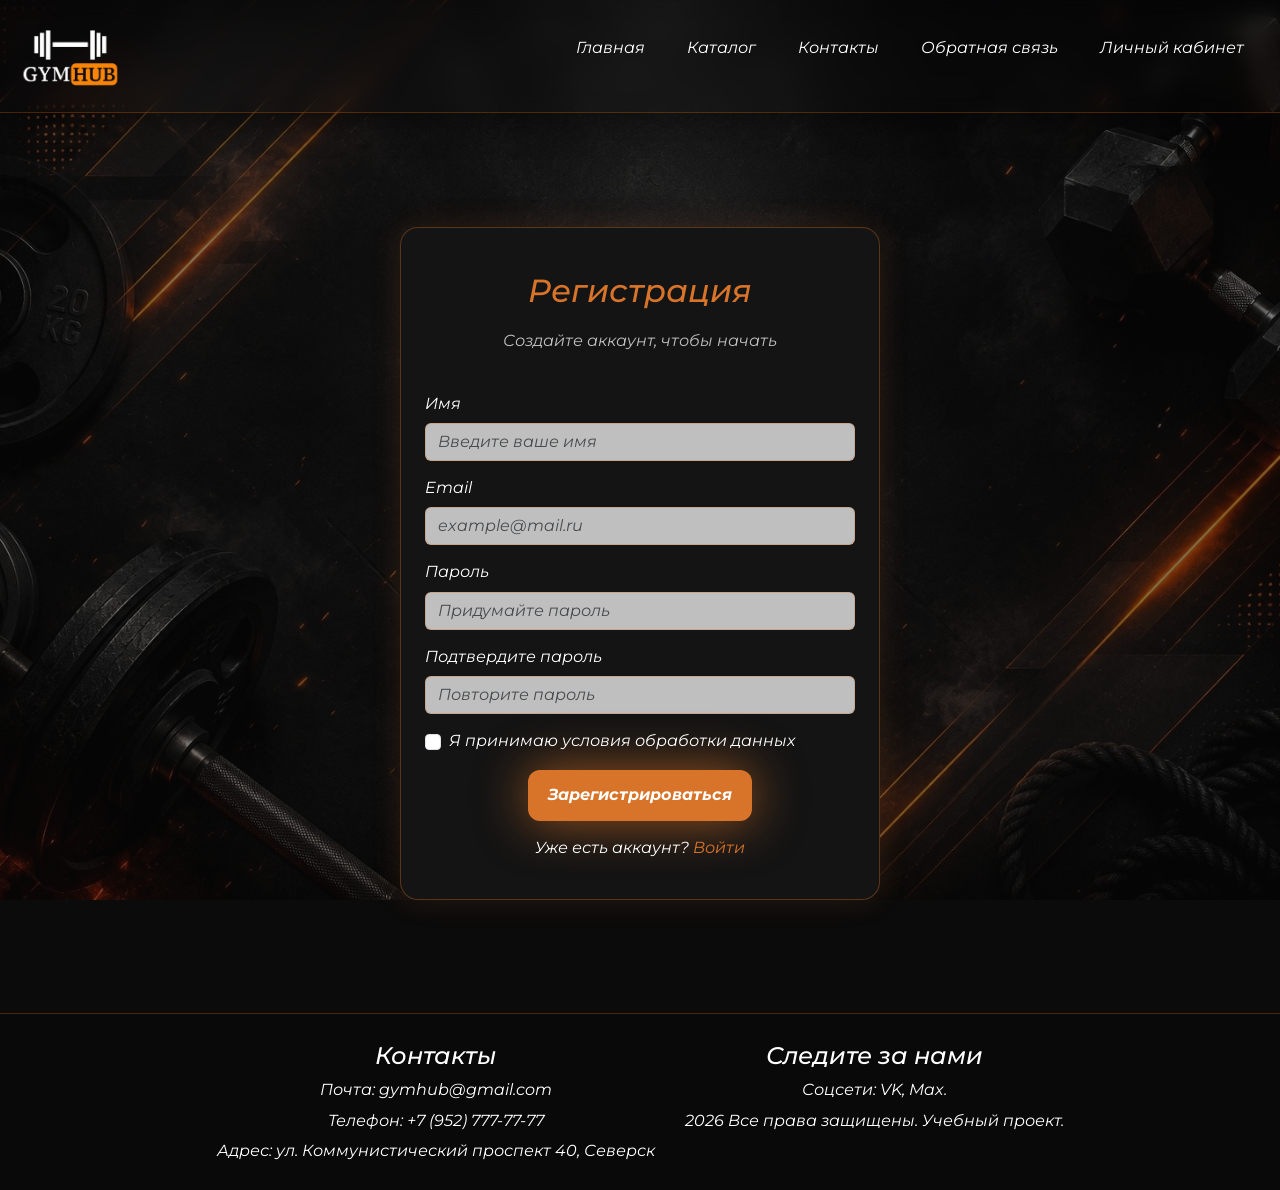
<file: signup.html>
<!DOCTYPE html>
<html lang="ru">
<head>
    <meta charset="UTF-8">
    <meta name="viewport" content="width=device-width, initial-scale=1.0, viewport-fit=cover">
    <title>Регистрация</title>
    <link href="https://cdn.jsdelivr.net/npm/bootstrap@5.3.3/dist/css/bootstrap.min.css" rel="stylesheet">
    <!-- Подключаем свой CSS для переопределения стилей (опционально) -->
    <link rel="stylesheet" href="style.css">
    <!-- <link rel="bootstrap" href="bootstrap.css"> -->
</head>
<body>
    <header>
        <div>
            <a href="index.html">
                <img class="logo" src="image/logo.png">
            </a>
            <button class="burger-btn" aria-label="menu">
<span></span><span></span><span></span>
</button>
<nav>
                <ul>
                    <li><a href="index.html">Главная</a></li>
                    <li><a href="catalog.html">Каталог</a></li>
                    <li><a href="contacts.html">Контакты</a></li>
                    <li><a href="feedback.html">Обратная связь</a></li>
                    <li><a href="login.html">Личный кабинет</a></li>
                </ul>
            </nav>
        </div>
    </header>
    <!-- Контент будет здесь -->
    <script src="https://cdn.jsdelivr.net/npm/bootstrap@5.3.3/dist/js/bootstrap.bundle.min.js"></script>

    <div class="container d-flex justify-content-center align-items-center min-vh-100">
        <div class="card shadow-sm p-4" style="max-width: 480px; width: 100%;">
            <div class="text-center mb-4">
                <h2>Регистрация</h2>
                <p class="text-muted">Создайте аккаунт, чтобы начать</p>
            </div>
    
            <form>
                <!-- Поле "Имя" -->
                <div class="mb-3">
                    <label for="name" class="form-label">Имя</label>
                    <input type="text" class="form-control" id="name" placeholder="Введите ваше имя" required>
                </div>
    
                <!-- Поле "Email" -->
                <div class="mb-3">
                    <label for="email" class="form-label">Email</label>
                    <input type="email" class="form-control" id="email" placeholder="example@mail.ru" required>
                </div>
    
                <!-- Поле "Пароль" -->
                <div class="mb-3">
                    <label for="password" class="form-label">Пароль</label>
                    <input type="password" class="form-control" id="password" placeholder="Придумайте пароль" required>
                </div>
    
                <!-- Поле "Подтверждение пароля" -->
                <div class="mb-3">
                    <label for="password_confirm" class="form-label">Подтвердите пароль</label>
                    <input type="password" class="form-control" id="password_confirm" placeholder="Повторите пароль" required>
                </div>
    
                <!-- Чекбокс "Согласие" -->
                <div class="mb-3 form-check">
                    <input type="checkbox" class="form-check-input" id="agreement" required>
                    <label class="form-check-label" for="agreement">Я принимаю условия обработки данных</label>
                </div>
    
                <!-- Кнопка отправки -->
                <a href="login.html" class="catalog-btn">
                    <div class="button">Зарегистрироваться</div> 
                </a>
            </form>
    
            <div class="text-center mt-3">
                <p>Уже есть аккаунт? <a href="login.html">Войти</a></p>
            </div>
        </div>
    </div>
    

</body>
<footer>
        <div>
            <div>
                <h4>Контакты</h4>
                <p>Почта: gymhub@gmail.com</p>
                <p>Телефон: +7 (952) 777-77-77</p>
                <p>Адрес: ул. Коммунистический проспект 40, Северск</p>
            </div>
            <div>
                <h4>Следите за нами</h4>
                <p>Соцсети: VK, Max.</p>
                <p>2026 Все права защищены. Учебный проект.</p>
            </div>
        </div>
    </footer>
<script>
    document.addEventListener('DOMContentLoaded',function(){
        const btn=document.querySelector('.burger-btn');
        const nav=document.querySelector('nav');
        if(btn && nav){
            btn.addEventListener('click',function(){
                nav.classList.toggle('active');
                btn.classList.toggle('active');
   });
 }
});
</script>
</html>
</file>
<file: style.css>
@font-face {
    font-family: 'Rude';
    src: url(fonts/Montserrat-Italic-VariableFont_wght.ttf);
    /* src: url(fonts/Montserrat-VariableFont_wght.ttf); */
}

/* СБРОС СТИЛЕЙ */
*{
    margin:0;
    padding:0;
    box-sizing:border-box;
    font-family: 'Rude';
}

/* ПЕРЕМЕННЫЕ САЙТА */
:root{
    --bg:#000000;
    --card:#141414;
    --accent:#d8742a;
    --text:#ffffff;
}

/* ОСНОВНЫЕ СТИЛИ */
body{
    font-family:Segoe UI, Arial, sans-serif;
    background:linear-gradient(180deg,#080808,#121212);
    color:var(--text);
    line-height:1.4;
}

/* Оранжевое свечение на фоне */
body::before{
    content:"";
    position:fixed;
    inset:0;
    background:radial-gradient(circle at top right,rgba(255,122,0,.15),transparent 40%);
    pointer-events:none;
}

a{
    text-decoration:none;
}

img{
    max-width:100%;
    height:auto;
    border-radius:16px;
}

/* КАРТИНКИ */
.logo{
    width: 100px;
}

.premium{
    width: 500px;
    height: 500px;
}

.popylar{
    width: 390px;
    height: 280px;
}

.foto_contact{
    width: 20px;
    height: 20px;
}

iframe{
    width: 100%;
    height: 500px;
    border-radius:16px;
}

.catal_foto{
    width: 345px;
    height: 275px;
}

/* ШАПКА САЙТА */
header{
    position:sticky;
    top:0;
    z-index:100;
    backdrop-filter:blur(10px);
    border-bottom:1px solid rgba(255,122,0,.25);
    box-shadow:0 10px 30px rgba(0,0,0,.35);
}

header>div,
footer>div,
main,
section>div{
    max-width:1400px;
    margin:auto;
    padding:20px;
}

footer {
    background: #090909;
    border-top: 1px solid rgba(255, 122, 0, .25);
    display: flex;
    justify-content: center;
    align-items: center;
    text-align: center;
    
}
  
header>div{
    display:flex;
    justify-content:space-between;
    align-items:center;
}

/* НАВИГАЦИЯ */
nav ul{
    display:flex;
    gap:10px;
    list-style:none;
}

nav a{
    color:#fff;
    padding:10px 16px;
    border-radius:12px;
    transition:.3s;
}

nav a:hover{
    background:var(--accent);
}

/* ЗАГОЛОВКИ */
h1{
    font-size:3rem;
    margin-bottom:15px;
    background:linear-gradient(90deg,var(--accent),#fff);
    -webkit-background-clip:text;
    -webkit-text-fill-color:transparent;
}

h2{
    color:var(--accent);
    text-align:center;
    margin:20px 0;
}

/* СЕКЦИИ И КАРТОЧКИ */
section:first-child{
    padding:80px 20px;
    text-align:center;
}

section div div{
    border-radius:18px;
    text-align:center;
    display: flex;
    flex-direction: column;
    justify-content: space-between;
}

main{
    max-width:1300px;
    margin:0 auto;
}

/* КНОПКИ */
.button{
    background:var(--accent);
    color:#fff;
    border:none;
    padding:14px 20px;
    border-radius:12px;
    cursor:pointer;
    font-weight:700;
    width:fit-content;
    margin:auto;
    box-shadow: 0px 0px 50px 0px #d8742ab3;
    transition:.3s;
}
.button:hover{
    transform: translateY(-6px);
}
.button1{
    background:var(--accent);
    color:#fff;
    border:none;
    padding:14px 20px;
    border-radius:12px;
    cursor:pointer;
    font-weight:700;
    width:fit-content;
    margin:auto;
    box-shadow: 0px 0px 50px 0px #d8742ab3;
    width: 100%;
    transition:.3s;
}
.button1:hover{
    transform: translateY(-6px);
}

/* БЛОК СО СТАТИСТИКОЙ */
.hero-stats{
    display:flex;
    gap:20px;
    justify-content:center;
    flex-wrap:wrap;
    margin-top:20px;
}
.hero-stats div{
    background:#171717;
    padding:15px 25px;
    border-radius:15px;
    backdrop-filter:blur(8px);
    border: 1px solid var(--accent);
    transition:.3s;
}
.hero-stats div:hover{
    transform:translateY(-6px);
    box-shadow:0 10px 25px rgba(255,122,0,.2);
}

/* ОТЗЫВЫ */
.review{
    background:#181818;
    padding:20px;
    border-left:4px solid var(--accent);
    backdrop-filter:blur(8px);
}
/* Каталог */
main section:nth-of-type(2) > div > div{
    display:grid!important;
    grid-template-columns:repeat(3,1fr)!important;
    gap:20px!important;
}

/* Популярные товары */
main section:nth-of-type(3) > div > div {
    display: grid !important;
    grid-template-columns: repeat(3, 1fr) !important;
    gap: 20px !important;
}

/* Преимущества */
.why-grid {
    display: grid !important;
    grid-template-columns: repeat(3, 1fr) !important;
    gap: 20px !important;
    border-radius: 18px;
}
.why-grid > div {
    width: 100%;
    text-align: center;
    background: var(--card);
    padding: 10px;
    border: 1px solid rgba(255, 122, 0, .15);
    border-radius: 18px;
    transition: .3s;
}
.why-grid > div:hover {
    transform: translateY(-6px);
    box-shadow: 0 10px 25px rgba(255, 122, 0, .2);
    border: 2px solid var(--accent);
}
.why-grid img {
    width: 100%;
    height: 300px;
    object-fit: cover;
    border-radius: 16px;
}

/* Последний блок */
section:last-of-type > div > div {
    display: grid;
    grid-template-columns: 1fr;
    gap: 5px;
}

/* КОНТАКТЫ */
.contacts-info a, a[href^="tel:"], a[href*="vk.com"], a[href*="max.ru"], a[href^="mailto:"] {
    color: #ff7a00 !important;
    font-weight: 600;
    display: grid;
    gap: 20px;
}
.contacts-info > div {
    background: var(--card);
    padding: 20px;
    border-radius: 18px;
    border: 1px solid rgba(255, 122, 0, .15);
    transition: .3s;
}
.contacts-info > div:hover {
    transform: translateY(-6px);
    box-shadow: 0 10px 25px rgba(255, 122, 0, .2);
    border: 2px solid var(--accent);
}

/* СТРАНИЦА ОБРАТНОЙ СВЯЗИ */
.feedback-page {
    max-width: 900px;
    margin: 50px auto;
    padding: 20px;
}
.feedback-card {
    background: #111;
    border: 1px solid #ff7a00;
    border-radius: 20px;
    padding: 30px;
    box-shadow: 0 0 25px rgba(255, 122, 0, .25);
}
.feedback-card h1 {
    text-align: center;
    color: #ff7a00;
}
.feedback-form {
    display: grid;
    gap: 15px;
}
.feedback-form input,
.feedback-form textarea {
    padding: 14px;
    border-radius: 12px;
    border: 1px solid #333;
    background: #1a1a1a;
    color: #fff;
}
.feedback-form button {
    padding: 15px;
    border: none;
    border-radius: 12px;
    background: #ff7a00;
    color: #fff;
    font-weight: bold;
    cursor: pointer;
}
.feedback-form button:hover {
    transform: translateY(-3px);
    transition: .3s;
}

/* ПОДВАЛ */
footer {
    background: #090909;
    border-top: 1px solid rgba(255, 122, 0, .25);
    display: flex;
    justify-content: center;
    align-items: center;
    text-align: center;
}
footer p,
footer h4 {
    margin: 8px 0;
}

/* Каталог и популярные товары */
main section:nth-of-type(2) > div > div > div,
main section:nth-of-type(3) > div > div > div {
    background: var(--card);
    border: 1px solid rgba(255, 122, 0, .15);
    border-radius: 18px;
    padding: 15px;
    transition: .3s;
    backdrop-filter: blur(8px);
}
main section:nth-of-type(2) > div > div > div:hover,
main section:nth-of-type(3) > div > div > div:hover {
    transform: translateY(-6px);
    box-shadow: 0 10px 25px rgba(255, 122, 0, .2);
    border: 2px solid var(--accent);
}

/* Цена товара */
.price {
    display: inline-block;
    padding: 8px 14px;
    margin: 10px 0;
    border-radius: 12px;
    border: 1px solid var(--accent);
    background: rgba(20, 20, 20);
    color: var(--text);
    font-weight: 700;
}

/* Шапка с flex */
header > div {
    display: flex;
    align-items: center;
    justify-content: space-between;
    width: 100%;
}

body {
    position: relative;
    background: #0b0b0b;
}

/* Затемнённый фон */
body::before {
    content: "";
    position: fixed;
    top: 0;
    left: 0;
    width: 100%;
    height: 100%;
    background: url("image/hub.jpg");
    background-size: cover;
    background-position: center;
    background-repeat: no-repeat;
    opacity: 0.5;
    z-index: -1;
    pointer-events: none;
}

/* Контент поверх фона */
header,
main,
footer {
    position: relative;
    z-index: 1;
}

/* Исправление кнопки каталога */
.catalog-btn {
    display: block;
    width: fit-content;
    margin: 0 auto;
}
.catalog-btn .button {
    margin: 0;
}

/* АДАПТИВНОСТЬ */
@media (max-width: 900px) {
    main section:nth-of-type(2) > div > div,
    main section:nth-of-type(3) > div > div,
    .why-grid {
        grid-template-columns: repeat(2, 1fr) !important;
    }

    header > div {
        flex-wrap: wrap;
    }
}

@media (max-width: 600px) {
    main section:nth-of-type(2) > div > div,
    main section:nth-of-type(3) > div > div,
    .why-grid {
        grid-template-columns: 1fr !important;
    }
}


@media (max-width: 768px) {
    header > div {
        flex-direction: column;
        gap: 15px;
    }

    nav ul {
        flex-wrap: wrap;
        justify-content: center;
    }

    h1 {
        font-size: 2rem;
    }

    .premium,
    .popylar,
    .catal_foto {
        width: 100%;
        height: auto;
    }

    iframe {
        height: 300px;
    }

    .contacts-info {
        display: grid;
        grid-template-columns: 1fr;
    }

    .button,
    .button1 {
        width: 100%;
        max-width: 320px;
    }
}

header > div,
footer > div{
    flex-wrap:wrap;
}

footer > div{
    display:flex;
    justify-content:space-between;
    gap:30px;
}

.feedback-form input,
.feedback-form textarea,
.feedback-form select{
    width:100%;
    font-size:16px;
}

@media (max-width:1024px){
    h1{
        font-size:2.4rem;
    }
    h2{
        font-size:1.8rem;
    }
    header>div,
    footer>div,
    main,
    section>div{
        padding:15px;
    }
}

@media (max-width:768px){
    body{
        font-size:14px;
    }
    nav ul{
        flex-direction:column;
        align-items:center;
        width:100%;
        gap:10px;
    }
    nav ul li{
        width:100%;text-align:center;
    }
    nav ul li a{
        display:block;width:100%;
    }
    .feedback-card{
        padding:15px;
    }
    footer>div{
        flex-direction:column;
        align-items:center;
        text-align:center;
    }
}

@media (max-width:480px){
    h1{
        font-size:1.8rem;
    }
    h2{
        font-size:1.4rem;
    }
    .feedback-card{
        padding:10px;
        border-radius:10px;
    }
    .button,.button1{
        padding:10px 18px;
        font-size:14px;
    }
}


@media (max-width:768px){
    nav{
        display:block;
        max-height:0;
        overflow:hidden;
        opacity:0;
        transform:translateY(-15px);
        transition:max-height .45s ease, opacity .35s ease, transform .35s ease;
}

nav.active{
    max-height:400px;
    opacity:1;
    transform:translateY(0);
}

nav ul li{
    opacity:0;
    transform:translateY(-10px);
    transition:.3s;
}

nav.active ul li{
    opacity:1;
    transform:translateY(0);
}
}



@media (max-width: 1024px){
    .why-grid,
    main section:nth-of-type(3) > div > div{
        display:flex !important;
        flex-wrap:wrap;
        justify-content:center;
        gap:20px;
}

.why-grid > div,
main section:nth-of-type(3) > div > div > div{
    flex:0 1 calc(50% - 20px);
    max-width:420px;
}

.why-grid > div:last-child,
main section:nth-of-type(3) > div > div > div:last-child{
    margin-left:auto;
    margin-right:auto;
}
}

@media (max-width: 600px){
    .why-grid > div,
    main section:nth-of-type(3) > div > div > div{
        flex:0 1 100%;
        max-width:420px;
}
}



.burger-btn{
    display:none;
    background:none;
    border:none;
    cursor:pointer;
    flex-direction:column;
    gap:5px;
}

.burger-btn span{
    width:30px;
    height:3px;
    background:#fff;
    display:block;
}

@media (max-width:768px){
    .burger-btn{   
        display:flex;
    }

    nav{
        display:block;
        width:100%;
    }

    nav.active{
        display:block;
    }
}



.burger-btn{
    position:relative;
    z-index:1001;
    transition:.3s;
}

.burger-btn span{
    transition:all .35s ease;
    transform-origin:center;
}

.burger-btn.active span:nth-child(1){
    transform:translateY(8px) rotate(45deg);
}
.burger-btn.active span:nth-child(2){
    opacity:0;
}

.burger-btn.active span:nth-child(3){
    transform:translateY(-8px) rotate(-45deg);
}

.card{background:var(--card)!important;border:1px solid rgba(216,116,42,.35)!important;border-radius:18px!important;color:#fff!important;box-shadow:0 0 30px rgba(216,116,42,.15)!important;}
.card .text-muted{color:#bfbfbf!important;}
.table{color:#fff!important;}
.table-striped>tbody>tr:nth-of-type(odd)>*{color:#fff;background:rgba(255,255,255,.03)!important;}
.form-control{background:#bfbfbf;border:1px solid rgba(216,116,42,.35); color:#fff;}
.form-control:focus{background:#ffffff;color:#ca4949;border-color:var(--accent);box-shadow:0 0 0 .2rem rgba(216,116,42,.25);}
.form-check-input:checked {
    background-color: #d8742a;
    border-color: #ff6f00;
}
a {
    color: #d8742a;
}

.btn-outline-primary {
    --bs-btn-color: #d8742a;
    --bs-btn-border-color: #d8742a;
    --bs-btn-hover-color: #fff;
    --bs-btn-hover-bg: #d8742a;
    --bs-btn-hover-border-color: #d8742a;
    --bs-btn-active-bg: #68340d;
    --bs-btn-active-border-color: #d8742a;
}

.table>:not(caption)>*>* {
        background-color: var(--card);
        color: var(--text, var(--text, var(--text)));
}

.text-start {
  text-align: center !important;
}


.slider-container {
    text-align: center;
    border-radius: 16px;
    max-width: 1000px; 
    width: 100%;
    margin: 0 auto;
}

.slider {
    display: flex;
    align-items: center;
    gap: 15px;
    justify-content: center;
}

.slider-image-wrapper {
    flex: 1;
    overflow: hidden;
    border-radius: 12px;
    height: 600px; 

}

.slider-image-wrapper img {
    width: 100%;
    height: 100%;          
    object-fit: cover;      
    display: block;
    transition: opacity 0.3s;
    border: 1px solid rgba(255, 122, 0, .15);
    border-radius: 18px;
}

.slider-btn {
    background: #d8742a;
    color: white;
    border: none;
    width: 50px;
    height: 50px;
    border-radius: 50%;
    font-size: 24px;
    cursor: pointer;
    transition: background 0.2s;
}

.slider-btn:hover {
    background: #914d19;
}

.image-counter {
    margin-top: 15px;
    font-size: 18px;
    color: #555;
}
</file>
